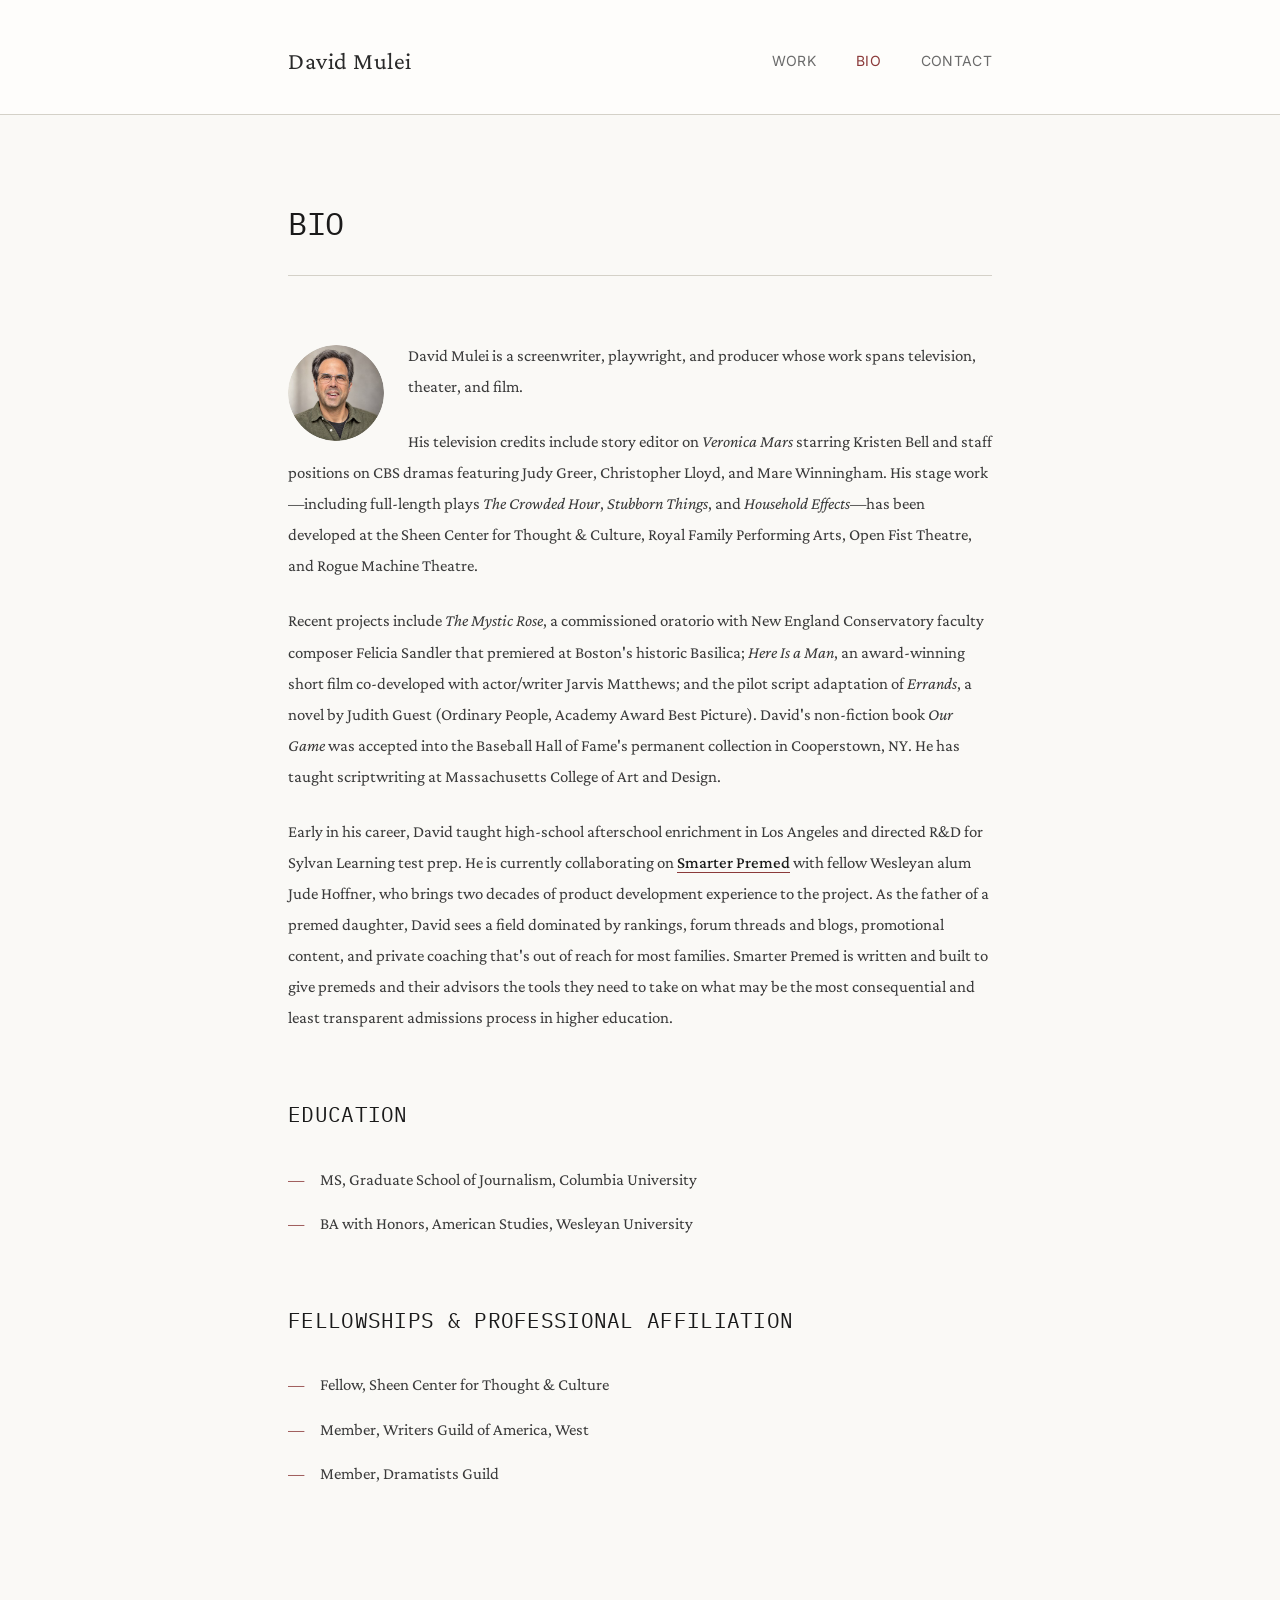
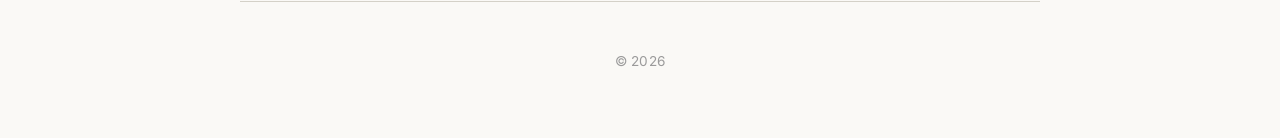
<file: index.html>
<!DOCTYPE html>
<html lang="en">
<head>
    <meta charset="UTF-8">
    <meta name="viewport" content="width=device-width, initial-scale=1.0">
    <title>Bio - David Mulei</title>
    <link rel="stylesheet" href="style.css">
</head>
<body>
    <header>
        <nav>
            <div class="site-name">David Mulei</div>
            <div class="nav-links">
                <a href="work.html">Work</a>
                <a href="index.html" class="active">Bio</a>
                <a href="contact.html">Contact</a>
            </div>
        </nav>
    </header>

    <main>
        <h1 class="page-title">Bio</h1>

        <div class="bio-section">
            <img class="bio-photo" src="images/mulei-headshot.jpg" alt="David Mulei" width="96" height="96">
            <p>David Mulei is a screenwriter, playwright, and producer whose work spans television, theater, and film.</p>

            <p>His television credits include story editor on <em>Veronica Mars</em> starring Kristen Bell and staff positions on CBS dramas featuring Judy Greer, Christopher Lloyd, and Mare Winningham. His stage work—including full-length plays <em>The Crowded Hour</em>, <em>Stubborn Things</em>, and <em>Household Effects</em>—has been developed at the Sheen Center for Thought & Culture, Royal Family Performing Arts, Open Fist Theatre, and Rogue Machine Theatre.</p>

            <p>Recent projects include <em>The Mystic Rose</em>, a commissioned oratorio with New England Conservatory faculty composer Felicia Sandler that premiered at Boston's historic Basilica; <em>Here Is a Man</em>, an award-winning short film co-developed with actor/writer Jarvis Matthews; and the pilot script adaptation of <em>Errands</em>, a novel by Judith Guest (Ordinary People, Academy Award Best Picture). David's non-fiction book <em>Our Game</em> was accepted into the Baseball Hall of Fame's permanent collection in Cooperstown, NY. He has taught scriptwriting at Massachusetts College of Art and Design.</p>

            <p>Early in his career, David taught high-school afterschool enrichment in Los Angeles and directed R&amp;D for Sylvan Learning test prep. He is currently collaborating on <a href="https://smarterpremed.com/">Smarter Premed</a> with fellow Wesleyan alum Jude Hoffner, who brings two decades of product development experience to the project. As the father of a premed daughter, David sees a field dominated by rankings, forum threads and blogs, promotional content, and private coaching that's out of reach for most families. Smarter Premed is written and built to give premeds and their advisors the tools they need to take on what may be the most consequential and least transparent admissions process in higher education.</p>
        </div>

        <div class="bio-section">
            <h2>Education</h2>
            <ul>
                <li>MS, Graduate School of Journalism, Columbia University</li>
                <li>BA with Honors, American Studies, Wesleyan University</li>
            </ul>
        </div>

        <div class="bio-section">
            <h2>Fellowships & Professional Affiliation</h2>
            <ul>
                <li>Fellow, Sheen Center for Thought & Culture</li>
                <li>Member, Writers Guild of America, West</li>
                <li>Member, Dramatists Guild</li>
            </ul>
        </div>
    </main>

    <footer>
        <p>&copy; 2026</p>
    </footer>
</body>
</html>
</file>
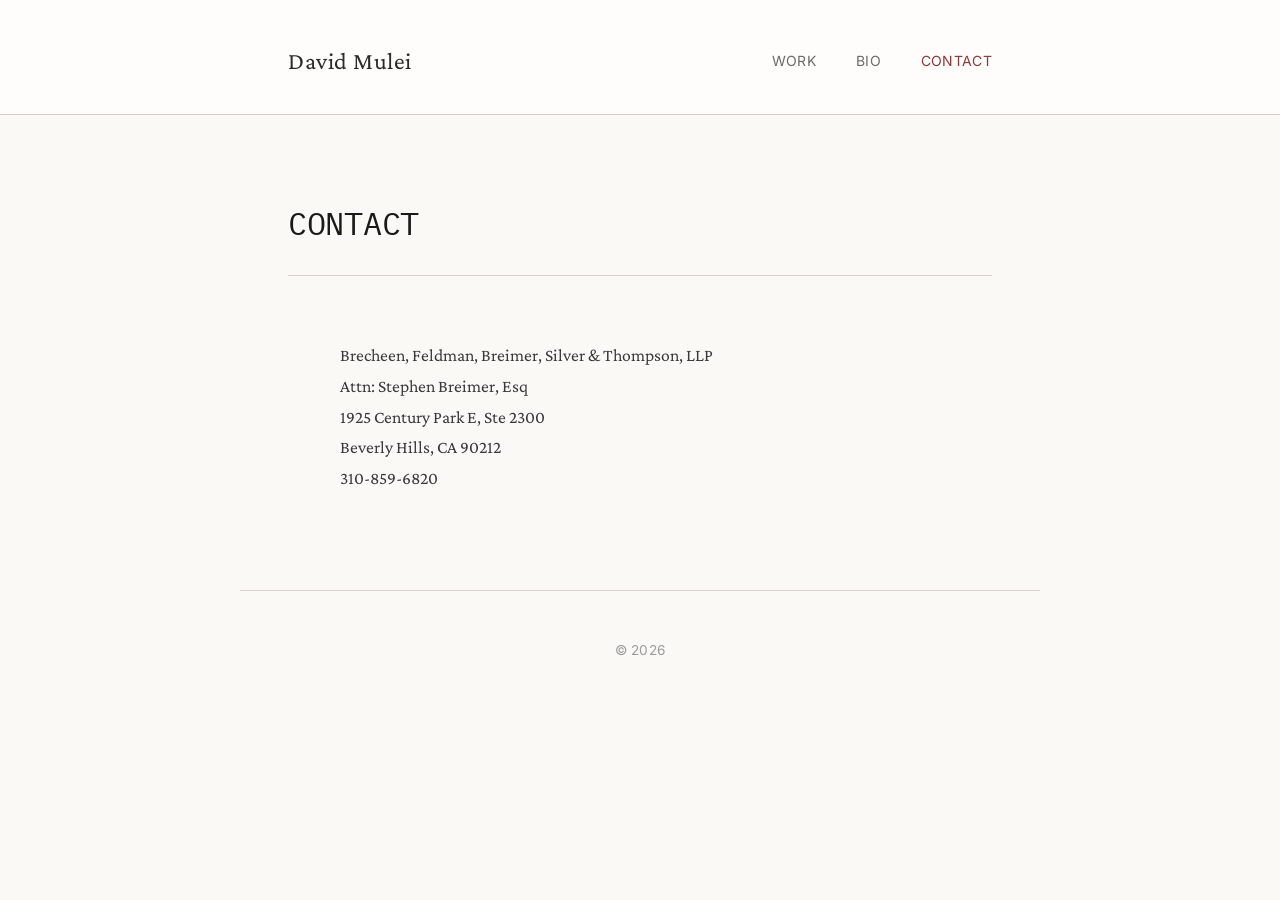
<file: contact.html>
<!DOCTYPE html>
<html lang="en">
<head>
    <meta charset="UTF-8">
    <meta name="viewport" content="width=device-width, initial-scale=1.0">
    <title>Contact - David Mulei</title>
    <link rel="stylesheet" href="style.css">
</head>
<body>
    <header>
        <nav>
            <div class="site-name">David Mulei</div>
            <div class="nav-links">
                <a href="work.html">Work</a>
                <a href="index.html">Bio</a>
                <a href="contact.html" class="active">Contact</a>
            </div>
        </nav>
    </header>

    <main>
        <h1 class="page-title">Contact</h1>

        <div class="contact-info">
            <p>Brecheen, Feldman, Breimer, Silver & Thompson, LLP<br>
            Attn: Stephen Breimer, Esq<br>
            1925 Century Park E, Ste 2300<br>
            Beverly Hills, CA 90212<br>
            310-859-6820</p>
        </div>

    </main>

    <footer>
        <p>&copy; 2026</p>
    </footer>
</body>
</html>
</file>
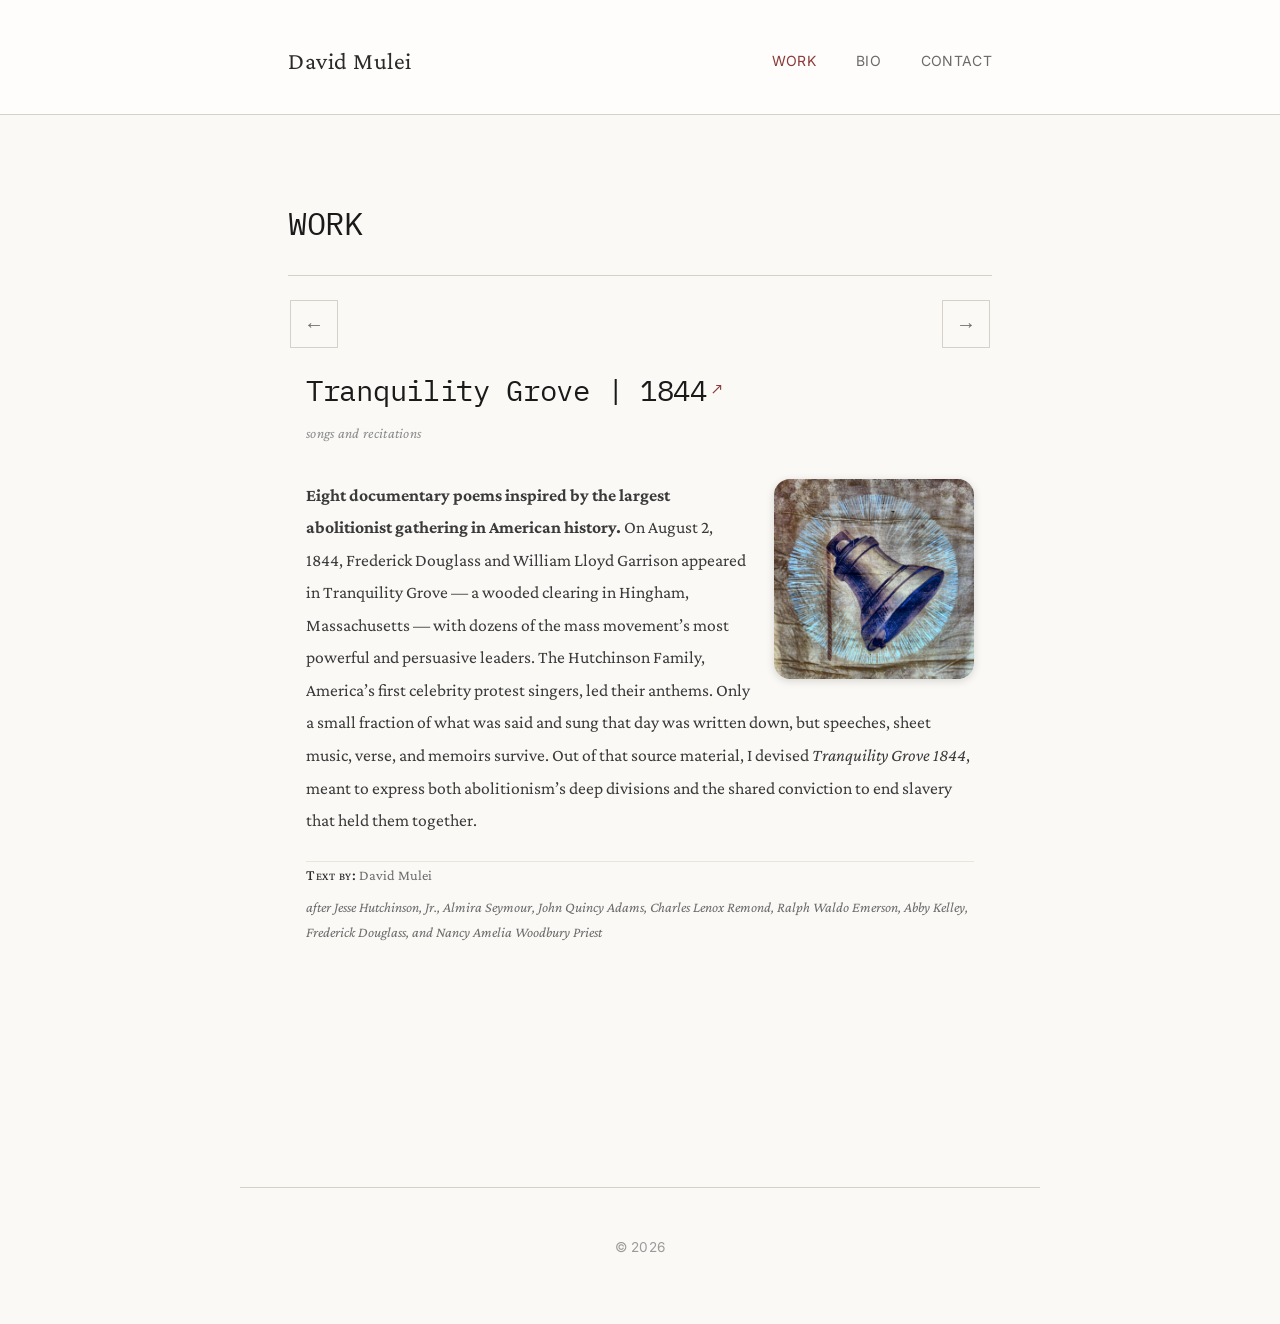
<file: work.html>
<!DOCTYPE html>
<html lang="en">
<head>
    <meta charset="UTF-8">
    <meta name="viewport" content="width=device-width, initial-scale=1.0">
    <title>Work - David Mulei</title>
    <link rel="stylesheet" href="style.css">
    <style>
        /* Override page-title margin for carousel layout */
        .page-title {
            margin-bottom: 0;
        }
        
        /* Carousel-specific styles */
        .carousel-container {
            position: relative;
            max-width: 700px;
            margin: 0 auto;
            padding-bottom: 0;
        }

        .carousel {
            overflow: hidden;
        }

        .carousel-track {
            display: flex;
            transition: transform 0.4s ease-in-out;
        }

        .carousel-slide {
            min-width: 100%;
            padding: 0 1rem;
            box-sizing: border-box;
        }

        .carousel-slide .project {
            margin-bottom: 0 !important;
            padding-bottom: 1rem !important;
            border-bottom: none;
        }

        .carousel-nav {
            display: flex;
            justify-content: space-between;
            align-items: center;
            margin-top: 1.5rem;
            margin-bottom: 1.5rem;
            padding-top: 0;
            border-top: none;
        }

        .carousel-btn {
            background: none;
            border: 1px solid #d4d1c8;
            color: #6b6b6b;
            width: 3rem;
            height: 3rem;
            font-size: 1.25rem;
            cursor: pointer;
            transition: all 0.2s ease;
            display: flex;
            align-items: center;
            justify-content: center;
        }

        .carousel-btn:hover {
            border-color: #8b3a3a;
            color: #8b3a3a;
        }

        /* Adjust project styles for carousel */
        .carousel-slide .project-title {
            font-size: 1.8rem;
            margin-bottom: 0.75rem;
        }

        /* TG title is the door to tranquilitygrove1844.com — a small oxblood ↗
           marks it at rest (survives touch), the whole title warms on hover */
        .project-title .tg-link {
            color: inherit;
            text-decoration: none;
            transition: color 0.2s ease;
        }
        .project-title .tg-link:hover {
            color: #8b3a3a;
        }
        .project-title .tg-ext {
            margin-left: 0.3em;
            font-size: 0.6em;
            vertical-align: 0.35em;
            color: #8b3a3a;
        }

        .carousel-slide .project-subtitle {
            margin-bottom: 2rem;
        }

        .carousel-slide .project-description {
            font-size: 1.1rem;
            line-height: 1.85;
        }

        .carousel-slide .project-meta {
            margin-top: 0 !important;
            padding-top: 0 !important;
            margin-bottom: 0 !important;
        }

        @media (max-width: 768px) {
            .carousel-btn {
                width: 2.5rem;
                height: 2.5rem;
                font-size: 1.1rem;
            }

            /* TG title: hide the pipe, drop the year to its own line on mobile */
            .project-title .tg-sep { display: none; }
            .project-title .tg-year { display: block; }
        }
    </style>
</head>
<body>
    <header>
        <nav>
            <div class="site-name">David Mulei</div>
            <div class="nav-links">
                <a href="work.html" class="active">Work</a>
                <a href="index.html">Bio</a>
                <a href="contact.html">Contact</a>
            </div>
        </nav>
    </header>

    <main>
        <h1 class="page-title">Work</h1>

        <div class="carousel-container">
            <div class="carousel-nav">
                <button class="carousel-btn" id="prevBtn" aria-label="Previous">&larr;</button>
                <button class="carousel-btn" id="nextBtn" aria-label="Next">&rarr;</button>
            </div>
            
            <div class="carousel">
                <div class="carousel-track">

                    <div class="carousel-slide">
                        <div class="project">
                            <h2 class="project-title"><a class="tg-link" href="https://tranquilitygrove1844.com" target="_blank" rel="noopener"><span class="tg-name">Tranquility Grove</span><span class="tg-sep"> | </span><span class="tg-year">1844<span class="tg-ext" aria-hidden="true">↗</span></span></a></h2>
                            <p class="project-subtitle">songs and recitations</p>
                            <p class="project-description"><a href="https://tranquilitygrove1844.com" target="_blank" rel="noopener" aria-label="Tranquility Grove 1844 — the site" style="border: 0;"><img src="images/bell-cover-vivid-calm2.jpg" alt="Proclaim Liberty antislavery banner (Massachusetts Historical Society)" style="float: right; width: 200px; margin: 0 0 1rem 1.5rem; border-radius: 16px; box-shadow: 0 2px 8px rgba(0,0,0,0.15);"></a><strong>Eight documentary poems inspired by the largest abolitionist gathering in American history.</strong> On August 2, 1844, Frederick Douglass and William Lloyd Garrison appeared in Tranquility Grove — a wooded clearing in Hingham, Massachusetts — with dozens of the mass movement’s most powerful and persuasive leaders. The Hutchinson Family, America’s first celebrity protest singers, led their anthems. Only a small fraction of what was said and sung that day was written down, but speeches, sheet music, verse, and memoirs survive. Out of that source material, I devised <em>Tranquility Grove 1844</em>, meant to express both abolitionism’s deep divisions and the shared conviction to end slavery that held them together.</p>
                            <div class="project-meta">
                                <p><strong>Text by:</strong> David Mulei</p>
                                <p style="font-style: italic;">after Jesse Hutchinson, Jr., Almira Seymour, John Quincy Adams, Charles Lenox Remond, Ralph Waldo Emerson, Abby Kelley, Frederick Douglass, and Nancy Amelia Woodbury Priest</p>
                            </div>
                        </div>
                    </div>

                    <div class="carousel-slide">
                        <div class="project">
                            <h2 class="project-title">The Mystic Rose</h2>
                            <p class="project-subtitle">artistic director & librettist, sacred oratorio</p>
                            <p class="project-description"><img src="images/mystic-rose.jpg" alt="The Mystic Rose" style="float: right; height: 180px; width: auto; margin: 0 0 1rem 1.5rem; box-shadow: 0 2px 8px rgba(0,0,0,0.15);">In 1902, Redemptorist priest Rev. F.L. Kenzel wrote <em>Pilate's Daughter</em>, a play seen by over three million people across 60-years, including a run on Broadway in 1914. For the Basilica's 150th anniversary, composer Felicia Sandler and I created <em>The Mystic Rose</em>—a reimagining of "America's Oldest Passion Play." Drawing from Kenzel's original script and the writings of four women mystics—St. Therese of Lisieux, Julian of Norwich, St. Catherine of Siena, and St. Teresa of Avila—the oratorio explores themes of faith, suffering, and divine love through the story of Claudia, daughter of Pontius Pilate.</p>
                            <div class="project-meta">
                                <p><strong>Composer:</strong> Felicia Sandler (award-winning New England Conservatory faculty)</p>
                                <p><strong>Music Director:</strong> Julia McKenzie (Boston Early Music Festival, New England Conservatory)</p>
                                <p><strong>Featured performers:</strong> Janet Stone, soprano (GRAMMY®-nominated, Skylark Vocal Ensemble); Elise Groves, soprano (Handel + Haydn Society); Caroline Olsen, mezzo-soprano (Handel + Haydn Society); Matthew Anderson, tenor (Emmanuel Music Bach Cantata Series); Marcus Schenck, bass-baritone (Boston Conservatory Opera); Heidi Braun-Hill, violin (concertmaster, Orchestra of Emmanuel Music); Yeolim Nam, violin (Boston Philharmonic Orchestra); Mark Berger, viola (Lydian String Quartet); Leo Eguchi, cello (MIT Symphony Orchestra); Klara Poznachowska, harp (Berklee College of Music)</p>
                                <p><strong>Produced by:</strong> Arts@theBasilica</p>
                                <p><strong>Venue:</strong> Basilica of Our Lady of Perpetual Help, Boston, MA</p>
                            </div>
                        </div>
                    </div>

                    <div class="carousel-slide">
                        <div class="project">
                            <h2 class="project-title">Here Is a Man</h2>
                            <p class="project-subtitle">co-writer (w/ Jarvis D. Matthews), short film</p>
                            <p class="project-description"><img src="images/here-is-a-man.jpg" alt="Here Is a Man" style="float: right; width: 150px; margin: 0 0 1rem 1.5rem; box-shadow: 0 2px 8px rgba(0,0,0,0.15);">A dramatic portrait of soul legend Donny Hathaway on a single day in 1971. Co-developed with actor and writer Jarvis D. Matthews, the film was shot at the historic Bitter End club in Greenwich Village—the same venue where Hathaway recorded his legendary live album. Funded by a City Artist Corps grant from the New York Foundation for the Arts.</p>
                            <div class="project-meta">
                                <p><strong>Director:</strong> Sideeq Heard</p>
                                <p><strong>Producer:</strong> Joanna White-Oldham</p>
                                <p><strong>Cast:</strong> Jarvis D. Matthews (Donny Hathaway), Sydney Elisabeth (Roberta Flack), Shaquile Hester</p>
                                <p><strong>Production Companies:</strong> JWO Media, Yoji Productions</p>
                                <p><strong>Festivals:</strong> Official Selection, People's Film Festival (2024); Official Selection, Katra Film Series (2023)</p>
                            </div>
                        </div>
                    </div>

                    <div class="carousel-slide">
                        <div class="project">
                            <h2 class="project-title">Errands</h2>
                            <p class="project-subtitle">screenwriter (w/ Rudi Schwab), limited series pilot script</p>
                            <p class="project-description"><img src="images/errands.jpg" alt="Errands" style="float: right; width: 140px; margin: 0 0 1rem 1.5rem; box-shadow: 0 2px 8px rgba(0,0,0,0.15);">Adapted from Judith Guest's novel <em>Errands</em>, her third following <em>Ordinary People</em> (adapted into the 1981 Academy Award Best Picture, directed by Robert Redford). When Keith Abadi's brain cancer returns, his wife Annie and their three children struggle to maintain their footing. The adaptation reconstructs Greater Detroit's ethnic and economic landscape while preserving the novel's intimate psychological portrait of a family's retreat to their Lake Huron cabin. Developed in close collaboration with the author.</p>
                            <div class="project-meta">
                                <p><strong>Source:</strong> <em>Errands</em> (Ballantine Books, 1997)</p>
                            </div>
                        </div>
                    </div>

                    <div class="carousel-slide">
                        <div class="project">
                            <h2 class="project-title">Painted Porch Audio Series</h2>
                            <p class="project-subtitle">artistic director, audio series</p>
                            <p class="project-description">A scripted audio series based on classical and historical sources. Each track translates the source text into dramatic performance, merged with original field recordings collected during the pandemic.</p>
                            <div style="font-size: 0.9rem; line-height: 1.5; margin-top: 1.5rem; border-left: 2px solid #d4d1c8; padding-left: 1rem;">
                                <p style="margin-bottom: 0.75rem; display: flex; justify-content: space-between; align-items: flex-start; gap: 1rem;"><span><strong>Hero & Leander</strong> — Young lovers, desperate to fall back into each other's arms but separated by an impassable sea. Ovid's <em>Heroides</em> (Showerman, 1914). Field Recordings: Plymouth, MA and Lake Placid, NY</span> <a href="https://soundcloud.com/user-635964123/hero-leander" target="_blank" style="flex-shrink: 0; display: inline-block; background-color: #8b3a3a; color: #fff; font-size: 0.65rem; padding: 0.15rem 0.5rem; border-radius: 9999px; text-decoration: none; font-family: 'Inter', sans-serif; text-transform: uppercase; letter-spacing: 0.5px;">Listen</a></p>
                                <p style="margin-bottom: 0.75rem; display: flex; justify-content: space-between; align-items: flex-start; gap: 1rem;"><span><strong>Overheard: Tolstoy</strong> — Two friends exit a cab, absorbed in urgent conversation. The younger man (Michael) has a theory of the soul. The older man (Ivan) has a story to tell. Leo Tolstoy's short story "After the Ball" (1903)</span> <a href="https://soundcloud.com/user-635964123/overheardtolstoy" target="_blank" style="flex-shrink: 0; display: inline-block; background-color: #8b3a3a; color: #fff; font-size: 0.65rem; padding: 0.15rem 0.5rem; border-radius: 9999px; text-decoration: none; font-family: 'Inter', sans-serif; text-transform: uppercase; letter-spacing: 0.5px;">Listen</a></p>
                                <p style="margin-bottom: 0.75rem; display: flex; justify-content: space-between; align-items: flex-start; gap: 1rem;"><span><strong>American Boy</strong> — Eighteen years after he wrote this text, TR's beloved youngest son Quentin is shot down in the skies over France. "What We Can Expect of the American Boy" (Essay printed May, 1900, St. Nicholas magazine)</span> <a href="https://soundcloud.com/user-635964123/american-boy" target="_blank" style="flex-shrink: 0; display: inline-block; background-color: #8b3a3a; color: #fff; font-size: 0.65rem; padding: 0.15rem 0.5rem; border-radius: 9999px; text-decoration: none; font-family: 'Inter', sans-serif; text-transform: uppercase; letter-spacing: 0.5px;">Listen</a></p>
                                <p style="margin-bottom: 0.75rem; display: flex; justify-content: space-between; align-items: flex-start; gap: 1rem;"><span><strong>Knaves: Part One</strong> — Bernard Mandeville's "Fable of the Bees," the story of a society destroyed by its desire for virtue. <em>The Grumbling Hive: or Knaves turn'd Honest</em> (1705)</span> <a href="https://soundcloud.com/user-635964123/knaves-part-one" target="_blank" style="flex-shrink: 0; display: inline-block; background-color: #8b3a3a; color: #fff; font-size: 0.65rem; padding: 0.15rem 0.5rem; border-radius: 9999px; text-decoration: none; font-family: 'Inter', sans-serif; text-transform: uppercase; letter-spacing: 0.5px;">Listen</a></p>
                                <p style="margin-bottom: 0.75rem; display: flex; justify-content: space-between; align-items: flex-start; gap: 1rem;"><span><strong>Knaves: Part Two</strong> — George Eliot's defense of a life ordered around altruism. <em>Felix Holt, The Radical</em> (1866) and <em>The Choir Invisible</em> (1884)</span> <a href="https://soundcloud.com/user-635964123/knaves-part-two" target="_blank" style="flex-shrink: 0; display: inline-block; background-color: #8b3a3a; color: #fff; font-size: 0.65rem; padding: 0.15rem 0.5rem; border-radius: 9999px; text-decoration: none; font-family: 'Inter', sans-serif; text-transform: uppercase; letter-spacing: 0.5px;">Listen</a></p>
                                <p style="margin-bottom: 0.75rem; display: flex; justify-content: space-between; align-items: flex-start; gap: 1rem;"><span><strong>Household</strong> — Husband and wife endure the domestic hardships of a foreign service post. Eavesdrop on a day in the life. <em>Household Effects</em>, written by David Mulei</span> <a href="https://soundcloud.com/user-635964123/household" target="_blank" style="flex-shrink: 0; display: inline-block; background-color: #8b3a3a; color: #fff; font-size: 0.65rem; padding: 0.15rem 0.5rem; border-radius: 9999px; text-decoration: none; font-family: 'Inter', sans-serif; text-transform: uppercase; letter-spacing: 0.5px;">Listen</a></p>
                            </div>
                            <div class="project-meta">
                                <p><strong>Director:</strong> Maureen Payne-Hahner (Hero & Leander, Overheard: Tolstoy, American Boy)</p>
                                <p><strong>Featured Performers:</strong> Mitch Tebo, Ken Baltin, Jarvis D. Matthews, Jamie Geiger, Kim Park, Britian Seibert, Todd Yard</p>
                                <p><strong>Sound Engineer:</strong> Josh Wilson</p>
                            </div>
                        </div>
                    </div>

                    <div class="carousel-slide">
                        <div class="project">
                            <h2 class="project-title">The Crowded Hour</h2>
                            <p class="project-subtitle">playwright, full-length drama</p>
                            <p class="project-description"><img src="images/crowded-hour.jpg" alt="The Crowded Hour" style="float: right; width: 250px; margin: 0 0 1rem 1.5rem; box-shadow: 0 2px 8px rgba(0,0,0,0.15);">Summer, 1918. Sixty-year-old Theodore Roosevelt is ten years out of office and shattered by the news that his youngest son, Quentin, has been killed in action in World War I. With his three remaining sons still at the front, TR shoulders the blame for inspiring his reckless boys to self-destruction. <em>The Crowded Hour</em> unfolds over six months, a period generally glossed-over in biographical accounts, which reveal TR to be a man divided. Publicly, he struggles to mount an improbable political comeback. Privately, he stumbles through the darkness with his wife, Edith, and two daughters at their Sagamore Hill home in Oyster Bay, Long Island. As his once-powerful body and mind come apart, he is haunted by visions of three generations of Roosevelts.</p>
                            <div class="project-meta">
                                <p><strong>Development History:</strong> Sheen Center for Thought & Culture (NYC); Manhattan Theatre Club (NYC); Beachwood Living Room Series (LA)</p>
                                <p><strong>Featured Performers:</strong> Mitch Tebo, Jan Buttram, Alex Mandell, Russell Jordan, Lucas Neff, Jamie Geiger, Britian Seibert, Jason Liebman, Lori Gardner, Ryan Sheehan, Jake Murphy, Emily Jackson, Emilea Wilson, Sara Malinowski, Kaela Shaw</p>
                                <p><strong>Director:</strong> Maureen Payne-Hahner (founding member, The Gift Theatre; artistic director, Writers Innovative Network)</p>
                                <p><strong>Producing Partner:</strong> Writers Innovative Network</p>
                            </div>
                        </div>
                    </div>

                    <div class="carousel-slide">
                        <div class="project">
                            <h2 class="project-title">Stubborn Things</h2>
                            <p class="project-subtitle">playwright, full-length drama</p>
                            <p class="project-description"><img src="images/stubborn-things.jpg" alt="Stubborn Things" style="float: right; width: 225px; margin: 0 0 1rem 1.5rem; box-shadow: 0 2px 8px rgba(0,0,0,0.15);">Real-life expert witness reports and courtroom testimony are woven into the action of this historical drama, which begins six weeks prior to the start of the 2000 Irving v. Lipstadt libel trial. Gail is a research assistant struggling to prove that notorious Holocaust denier David Irving's revisionist claims are not only wrong, but are hateful lies. But as she examines a seemingly endless pile of horrific documentary evidence from her cramped basement office, Gail is met with new and unwelcome challenges: her fellow research assistant is leaving the project; her closest friend doubts the value of her work; and now, most disturbingly, she finds herself face to face with a menacing vision of Irving himself. As Gail races to meet her deadline, she's pressed to the limits of her fierce self-reliance.</p>
                            <div class="project-meta">
                                <p><strong>Development History:</strong> Royal Family Performing Arts, Times Square (NYC); Beachwood Living Room Series (LA); Arena Stage at Theatre of Arts; Beachwood Living Room Series (LA)</p>
                                <p><strong>Featured Performers:</strong> Flor de Liz Perez, Mitch Tebo, Alex Mandell, Jessica Morris, Philip Proctor, Paula Cale Lisbe, Marin Hinkle, Andrew Borba</p>
                                <p><strong>Directors:</strong> Maureen Payne-Hahner, Martha Demson, Paul Wagar, David Zabel</p>
                                <p><strong>Producing Partner:</strong> Writers Innovative Network</p>
                            </div>
                        </div>
                    </div>

                    <div class="carousel-slide">
                        <div class="project">
                            <h2 class="project-title">Household Effects</h2>
                            <p class="project-title" style="font-size: 1.1rem; margin-top: 0.5rem; margin-bottom: 0.5rem;">(FOREIGN SERVICE, DOMESTIC DRAMA)</p>
                            <p class="project-subtitle">playwright, full-length drama</p>
                            <p class="project-description"><img src="images/household-effects.jpg" alt="Household Effects" style="float: right; width: 240px; margin: 0 0 1rem 1.5rem; box-shadow: 0 2px 8px rgba(0,0,0,0.15);">Set in the foreign service, the story of mid-level consular officer Paul Rego and his wife, Laura, as they struggle to endure another hardship post. Rising from a blue-collar background, Paul has clawed his way up the lower rungs of the State Department's grueling up-or-out career ladder. It's taken ten years of pack-outs, countless bureaucratic run-arounds, and often harrowing living conditions overseas but, finally, a prestigious position is within sight. Through the course of two dreadful, darkly comic days of personal and professional failure, Paul and Laura are forced to confront the calculating people they've become.</p>
                            <div class="project-meta">
                                <p><strong>Development History:</strong> The Road Theatre Co; Open Fist @ The Matrix Theatre, First Look Festival; Rogue Machine; Upright Citizens Brigade</p>
                                <p><strong>Directors:</strong> Neil H. Weiss, Martha Demson</p>
                                <p><strong>Featured Performers:</strong> Justin Okin, Stephanie Michels, Scott Mosenson, Challen Cates, Hollace Starr, Resa Safai</p>
                            </div>
                        </div>
                    </div>

                    <div class="carousel-slide">
                        <div class="project">
                            <h2 class="project-title">Veronica Mars</h2>
                            <p class="project-subtitle">story editor (w/ writing partner Jonathan Moskin), television series · The CW · 2006-2007</p>
                            <p class="project-description"><img src="images/veronica-mars.jpg" alt="Veronica Mars" style="float: right; width: 120px; margin: 0 0 1rem 1.5rem; box-shadow: 0 2px 8px rgba(0,0,0,0.15);">Story editor for the third season of this teen noir starring Kristen Bell and featuring Ed Begley Jr. Created by Rob Thomas (creator, <em>Cupid</em>; YA novelist, <em>Rats Saw God</em>) with executive producer Diane Ruggiero (creator, <em>That's Life</em>). <em>Veronica Mars</em> was named the #1 show of 2006 by the <em>Chicago Sun-Times</em> and appeared on AFI's TV Programs of the Year.</p>
                            <div class="project-meta">
                                <p><strong>Produced by:</strong> Warner Bros. Television, Silver Pictures Television</p>
                            </div>
                        </div>
                    </div>

                    <div class="carousel-slide">
                        <div class="project">
                            <h2 class="project-title">LOVE MONKEY</h2>
                            <p class="project-subtitle">staff writer, television series · CBS · 2006</p>
                            <p class="project-description"><img src="images/love-monkey.jpg" alt="Love Monkey" style="float: right; width: 120px; margin: 0 0 1rem 1.5rem; box-shadow: 0 2px 8px rgba(0,0,0,0.15);">Staff writer for this music industry dramedy co-starring Tom Cavanagh and Judy Greer, guest stars including Dr. John, Ben Folds, Aimee Mann, and John Mellencamp. Created by Michael Rauch, based on Kyle Smith's novel (Harper Perennial, 2005). Writing staff: John Wirth (<em>Dark Winds</em>, <em>Hell on Wheels</em>), Melissa Rosenberg (<em>Dexter</em>, <em>Jessica Jones</em>, <em>Twilight</em>), and award-winning playwrights Justin Tanner and Elyzabeth Gregory Wilder.</p>
                            <div class="project-meta">
                                <p><strong>Produced by:</strong> Paramount Television, Sony Pictures Television</p>
                            </div>
                        </div>
                    </div>

                    <div class="carousel-slide">
                        <div class="project">
                            <h2 class="project-title">CLUBHOUSE</h2>
                            <p class="project-subtitle">staff writer, television series · CBS · 2004</p>
                            <p class="project-description"><img src="images/clubhouse.jpg" alt="Clubhouse" style="float: right; width: 220px; margin: 0 0 1rem 1.5rem; box-shadow: 0 2px 8px rgba(0,0,0,0.15);">Staff writer for this family drama co-starring Christopher Lloyd and Mare Winningham, about a teenage batboy for a fictional New York baseball team. Created by Daniel Cerone, who went on to serve as showrunner on the Peabody Award-winning <em>Dexter</em>. Based on the memoir <em>Bat Boy: Coming of Age with the New York Yankees</em> (Knopf Doubleday, 2005) by Matthew McGough. Writing staff included Joseph Dougherty (<em>Thirtysomething</em>), Sheila Lawrence (<em>Gilmore Girls</em>, <em>The Marvelous Mrs. Maisel</em>), Ashley Gable (<em>Buffy the Vampire Slayer</em>, <em>The Mentalist</em>), Paul Manning (<em>ER</em>), and Leonard Dick (<em>Lost</em>, <em>The Good Wife</em>).</p>
                            <div class="project-meta">
                                <p><strong>Produced by:</strong> Icon Productions, Spelling Television</p>
                            </div>
                        </div>
                    </div>

                    <div class="carousel-slide">
                        <div class="project">
                            <h2 class="project-title">OUR GAME: FROM UNKNOWNS TO TARP SKUNKS</h2>
                            <p class="project-title" style="font-size: 1.1rem; margin-top: 0.5rem; margin-bottom: 0.5rem;">155 years (and counting) of baseball in Jamestown, New York</p>
                            <p class="project-subtitle">nonfiction book · 2020</p>
                            <p class="project-description"><img src="images/our-game.jpg" alt="Our Game book cover" style="float: right; width: 140px; margin: 0 0 1rem 1.5rem; box-shadow: 0 2px 8px rgba(0,0,0,0.15);">An enhanced reprint of <em>Across the Seams</em> (Amereon Limited, 1998). The original volume began in the summer of 1993 as an undergraduate honors thesis—traveling with the team, conducting interviews, and researching local archives. Twenty-two years later, <em>Our Game</em> updated the story and framed this exceptional 155-year history through the lens of community-building and civic stewardship. The book was accepted into the permanent collection of the National Baseball Hall of Fame in Cooperstown, NY in 2021.</p>
                            <div class="project-meta">
                                <p><strong>Additional Section Edited by:</strong> Scott Kindberg</p>
                                <p><strong>Publisher:</strong> Chautauqua Sports Hall of Fame</p>
                            </div>
                        </div>
                    </div>

                </div>
            </div>
        </div>

    </main>

    <footer>
        <p>&copy; 2026</p>
    </footer>

    <script>
        const track = document.querySelector('.carousel-track');
        const slides = document.querySelectorAll('.carousel-slide');
        const prevBtn = document.getElementById('prevBtn');
        const nextBtn = document.getElementById('nextBtn');

        let currentIndex = 0;
        const totalSlides = slides.length;

        function updateCarousel() {
            track.style.transform = `translateX(-${currentIndex * 100}%)`;
        }

        prevBtn.addEventListener('click', () => {
            currentIndex = (currentIndex - 1 + totalSlides) % totalSlides;
            updateCarousel();
        });

        nextBtn.addEventListener('click', () => {
            currentIndex = (currentIndex + 1) % totalSlides;
            updateCarousel();
        });

        // Keyboard navigation
        document.addEventListener('keydown', (e) => {
            if (e.key === 'ArrowLeft') {
                currentIndex = (currentIndex - 1 + totalSlides) % totalSlides;
                updateCarousel();
            } else if (e.key === 'ArrowRight') {
                currentIndex = (currentIndex + 1) % totalSlides;
                updateCarousel();
            }
        });
    </script>
</body>
</html>
</file>
<file: style.css>
/* Import fonts */
@import url('https://fonts.googleapis.com/css2?family=Crimson+Pro:ital,wght@0,300;0,400;0,500;0,600;1,400;1,500&family=IBM+Plex+Mono:wght@400;500&family=Inter:wght@400;500&display=swap');

/* Reset and base styles */
* {
    margin: 0;
    padding: 0;
    box-sizing: border-box;
}

body {
    font-family: 'Crimson Pro', Georgia, serif;
    font-size: 20px;
    line-height: 1.75;
    color: #2a2a2a;
    background-color: #faf9f6;
    max-width: 100%;
    overflow-x: hidden;
    -webkit-font-smoothing: antialiased;
    -moz-osx-font-smoothing: grayscale;
}

/* Header and Navigation */
header {
    padding: 2.5rem 0 2rem;
    border-bottom: 0.5px solid #d4d1c8;
    background-color: #fefdfb;
}

nav {
    max-width: 800px;
    margin: 0 auto;
    padding: 0 3rem;
    display: flex;
    justify-content: space-between;
    align-items: center;
}

.site-name {
    font-family: 'Crimson Pro', Georgia, serif;
    font-size: 1.5rem;
    font-weight: 400;
    color: #2a2a2a;
    letter-spacing: 0.5px;
}

.nav-links {
    display: flex;
    gap: 2.5rem;
    font-family: 'Inter', -apple-system, sans-serif;
}

.nav-links a {
    color: #6b6b6b;
    text-decoration: none;
    font-size: 0.875rem;
    letter-spacing: 0.3px;
    text-transform: uppercase;
    transition: color 0.3s ease;
    font-weight: 400;
}

.nav-links a:hover,
.nav-links a.active {
    color: #8b3a3a;
}

/* Main content */
main {
    max-width: 800px;
    margin: 0 auto;
    padding: 5rem 3rem 3rem;
}

/* Hero section */
.hero {
    text-align: left;
    padding: 3rem 0 4rem;
    margin-bottom: 4rem;
    border-bottom: 0.5px solid #e8e5dd;
}

.hero h1 {
    font-family: 'IBM Plex Mono', 'Courier New', monospace;
    font-size: 2.5rem;
    font-weight: 400;
    letter-spacing: -0.5px;
    margin-bottom: 1.25rem;
    color: #1a1a1a;
    line-height: 1.2;
}

.tagline {
    font-size: 1.25rem;
    color: #6b6b6b;
    font-weight: 400;
    font-style: italic;
    line-height: 1.5;
}

/* Introduction section */
.intro {
    max-width: 680px;
    font-size: 1.1rem;
    line-height: 1.85;
    color: #3a3a3a;
}

.intro p {
    margin-bottom: 1.75rem;
}

.intro p:first-child::first-letter {
    font-size: 4.5rem;
    line-height: 0.85;
    float: left;
    margin: 0.1rem 0.15rem 0 0;
    font-weight: 400;
    color: #8b3a3a;
}

/* Work page styles */
.page-title {
    font-family: 'IBM Plex Mono', 'Courier New', monospace;
    font-size: 2rem;
    font-weight: 400;
    margin-bottom: 4rem;
    letter-spacing: -0.3px;
    padding-bottom: 1.5rem;
    border-bottom: 0.5px solid #d4d1c8;
    text-transform: uppercase;
    color: #1a1a1a;
}

.project {
    margin-bottom: 5rem;
    padding-bottom: 5rem;
    border-bottom: 0.5px solid #e8e5dd;
}

.project:last-child {
    border-bottom: none;
}

.project-title {
    font-family: 'IBM Plex Mono', 'Courier New', monospace;
    font-size: 1.6rem;
    font-weight: 400;
    margin-bottom: 0.5rem;
    color: #1a1a1a;
    line-height: 1.3;
    letter-spacing: -0.3px;
}

.project-subtitle {
    font-size: 0.9rem;
    color: #8b8b8b;
    font-style: italic;
    margin-bottom: 1.75rem;
    letter-spacing: 0.3px;
}

.project-description {
    font-size: 1.05rem;
    line-height: 1.8;
    color: #3a3a3a;
    margin-bottom: 1.5rem;
}

.project-meta {
    font-size: 0.9rem;
    color: #6b6b6b;
    margin-top: 1.5rem;
    padding-top: 1.5rem;
    border-top: 0.5px solid #e8e5dd;
    line-height: 1.7;
}

.project-meta p {
    margin-bottom: 0.5rem;
}

.project-meta strong {
    font-weight: 500;
    color: #2a2a2a;
    font-variant: small-caps;
    letter-spacing: 0.5px;
    font-size: 0.95rem;
}

/* Bio page styles */
.bio-section {
    margin-bottom: 4rem;
}

.bio-section h2 {
    font-family: 'IBM Plex Mono', 'Courier New', monospace;
    font-size: 1.3rem;
    font-weight: 400;
    margin-bottom: 2rem;
    color: #1a1a1a;
    text-transform: uppercase;
    letter-spacing: 0.3px;
}

/* the author photo: a small circle beside the first paragraph, the way a
   contributor photo sits with a magazine byline */
.bio-photo {
    float: left;
    width: 96px;
    height: 96px;
    border-radius: 50%;
    margin: 0.3rem 1.5rem 0.6rem 0;
}

.bio-section p {
    margin-bottom: 1.5rem;
    line-height: 1.85;
    color: #3a3a3a;
    font-size: 1.05rem;
}

.bio-section ul {
    list-style: none;
    margin-bottom: 1.5rem;
}

.bio-section li {
    margin-bottom: 1rem;
    padding-left: 2rem;
    position: relative;
    line-height: 1.7;
    color: #3a3a3a;
    font-size: 1.05rem;
}

.bio-section li:before {
    content: "—";
    position: absolute;
    left: 0;
    color: #8b3a3a;
}

.bio-section a {
    color: #1a1a1a;
    text-decoration: none;
    border-bottom: 1px solid #8b3a3a;
    transition: all 0.2s ease;
    font-weight: 500;
}

.bio-section a:hover {
    color: #8b3a3a;
    border-bottom-color: #1a1a1a;
}

/* Contact page styles */
.contact-info {
    max-width: 600px;
    margin: 3rem auto;
}

.contact-info p {
    margin-bottom: 1.5rem;
    font-size: 1.1rem;
    line-height: 1.75;
    color: #3a3a3a;
}

.contact-info a {
    color: #1a1a1a;
    text-decoration: none;
    border-bottom: 1px solid #8b3a3a;
    transition: all 0.2s ease;
    font-weight: 500;
}

.contact-info a:hover {
    color: #8b3a3a;
    border-bottom-color: #1a1a1a;
}

/* Footer */
footer {
    max-width: 800px;
    margin: 0 auto;
    padding: 3rem 3rem 4rem;
    text-align: center;
    color: #9b9b9b;
    font-size: 0.85rem;
    border-top: 0.5px solid #d4d1c8;
    font-family: 'Inter', -apple-system, sans-serif;
    letter-spacing: 0.3px;
}

/* Responsive design */
@media (max-width: 768px) {
    body {
        font-size: 18px;
    }

    /* Stack images above text on mobile */
    .project-description img {
        float: none !important;
        display: block;
        width: 100% !important;
        max-width: 280px;
        height: auto !important;
        margin: 0 auto 1.5rem auto !important;
    }

    .bio-photo {
        width: 80px;
        height: 80px;
        margin: 0.2rem 1.1rem 0.4rem 0;
    }

    nav {
        flex-direction: column;
        gap: 1.5rem;
        text-align: center;
        padding: 0 2rem;
    }

    .nav-links {
        gap: 2rem;
    }

    .hero {
        padding: 2rem 0 3rem;
    }

    .hero h1 {
        font-size: 2rem;
    }

    .tagline {
        font-size: 1.1rem;
    }

    .intro p:first-child::first-letter {
        font-size: 3.5rem;
    }

    .page-title {
        font-size: 1.6rem;
    }

    .project-title {
        font-size: 1.35rem;
    }

    main {
        padding: 3rem 2rem 4rem;
    }

    footer {
        padding: 2.5rem 2rem 3rem;
    }
}
</file>
